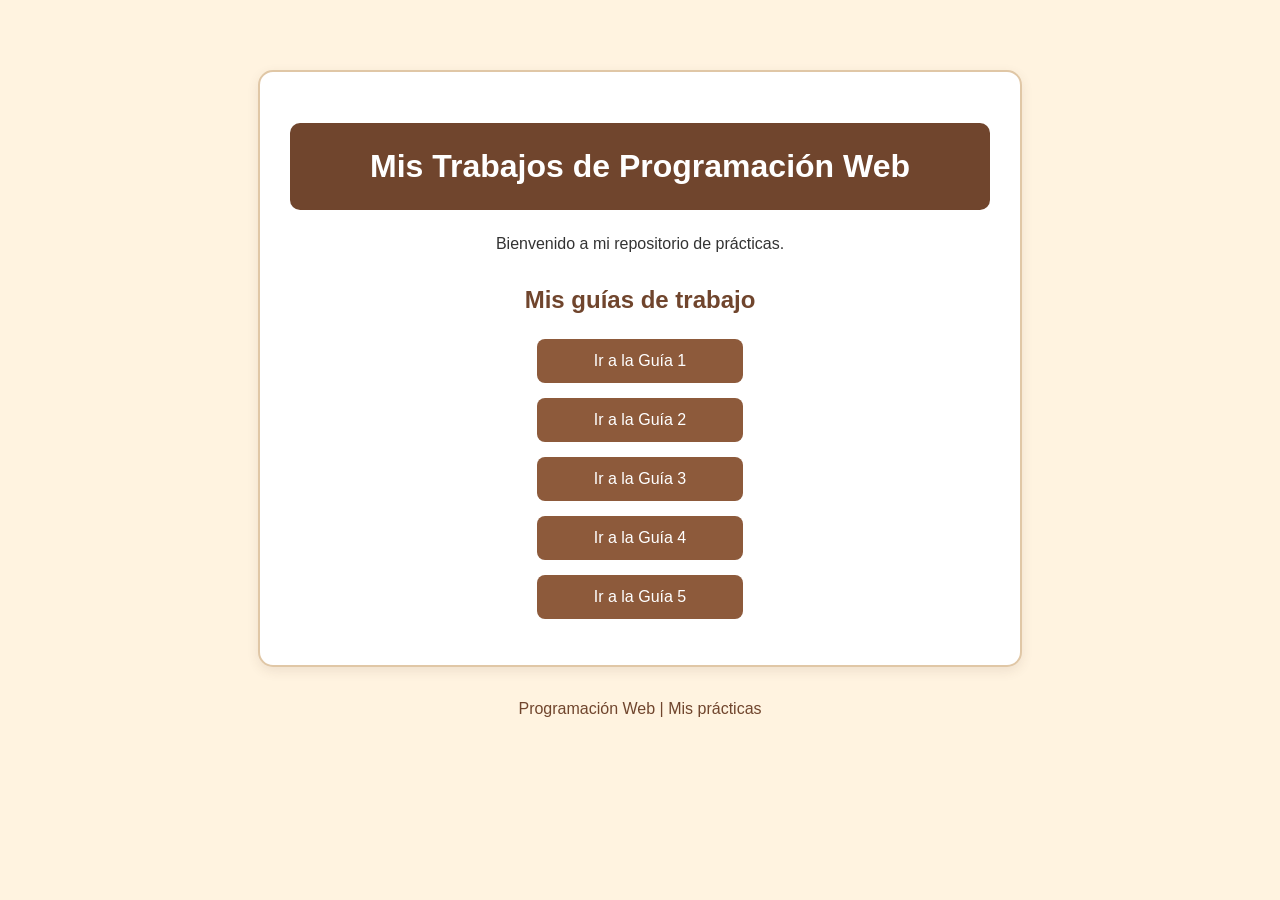
<file: index.html>
<!DOCTYPE html>
<html lang="es">
<head>
    <meta charset="UTF-8">
    <meta name="viewport" content="width=device-width, initial-scale=1.0">
    <title>Mi Sitio - Programación Web</title>
    <link rel="stylesheet" href="styles.css">
</head>
<body>

    <div class="contenedor">
        <h1>Mis Trabajos de Programación Web</h1>

        <p>Bienvenido a mi repositorio de prácticas.</p>

        <h2>Mis guías de trabajo</h2>

        <ul>
            <li><a href="guia1/">Ir a la Guía 1</a></li>
            <li><a href="guia2/">Ir a la Guía 2</a></li>
            <li><a href="guia3/">Ir a la Guía 3</a></li>
            <li><a href="guia4/">Ir a la Guía 4</a></li>
            <a href="guia5/index-bootstrap.html">Ir a la Guía 5</a>
        </ul>
    </div>

    <p class="pie">Programación Web | Mis prácticas</p>

</body>
</html>
</file>
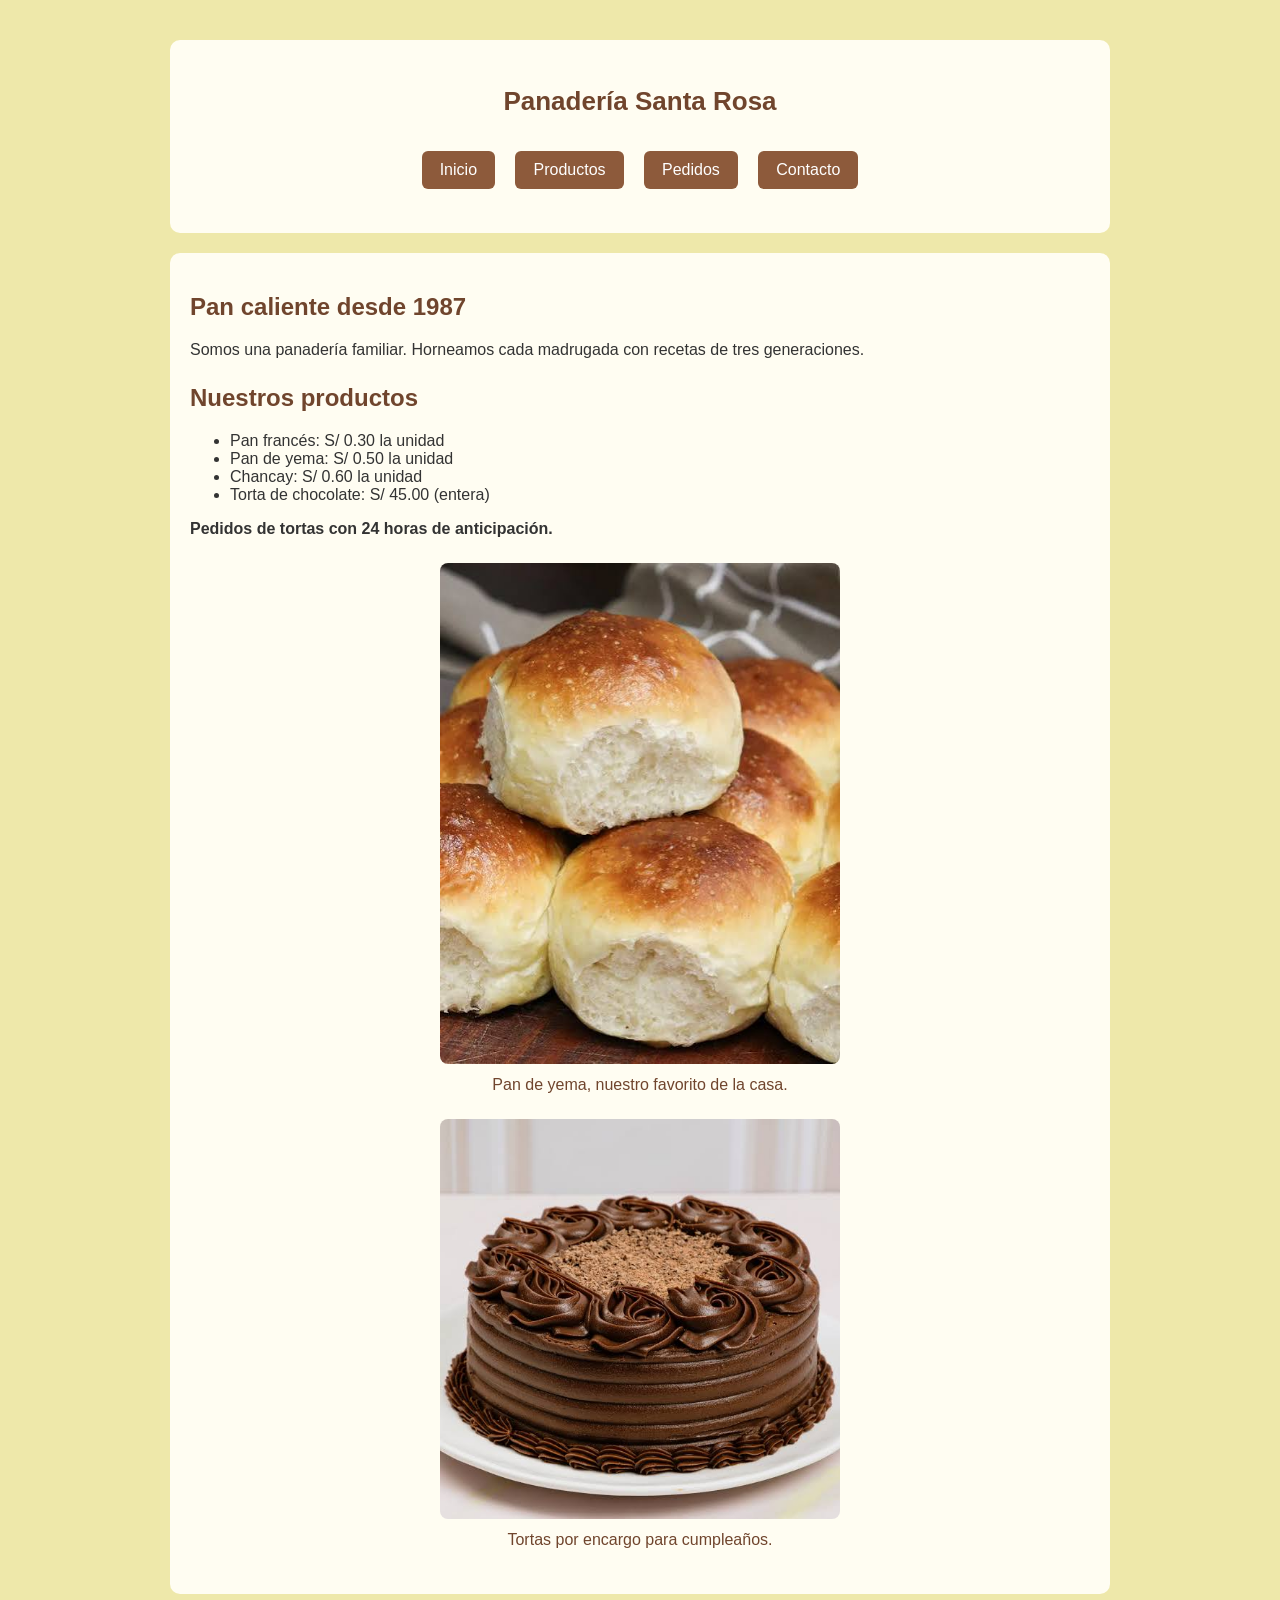
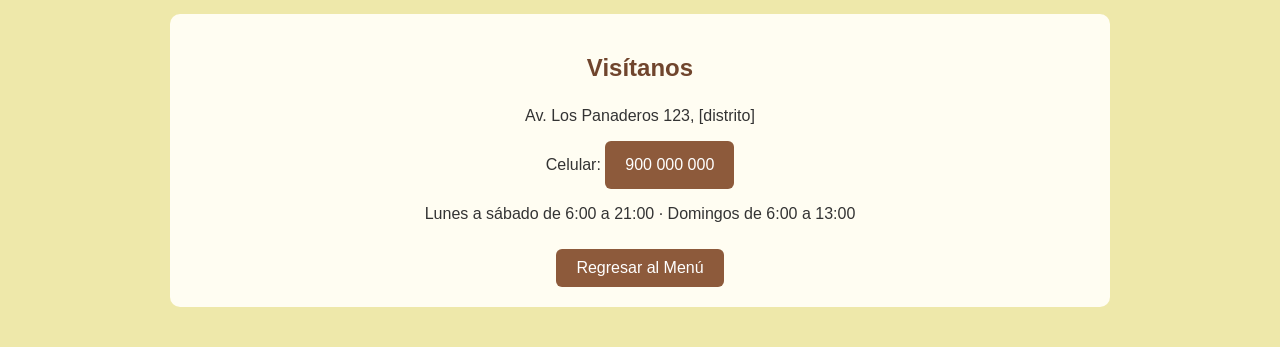
<file: guia1/index.html>
<!DOCTYPE html>
<html lang="es">

<head>
    <meta charset="UTF-8">
    <meta name="viewport" content="width=device-width, initial-scale=1.0">
    <title>Panadería Santa Rosa | Pan Caliente todos los días</title>

    <style>
        body {
            font-family: Arial, sans-serif;
            background-color: #EEE8AA;
            color: #333333;
            margin: 0;
            padding: 20px;
        }

        header, main, footer {
            background-color: #FFFDF2;
            padding: 20px;
            margin: 20px auto;
            max-width: 900px;
            border-radius: 10px;
        }

        header p {
            text-align: center;
            font-size: 26px;
            color: #70452D;
        }

        nav ul {
            list-style: none;
            text-align: center;
            padding: 0;
        }

        nav li {
            display: inline-block;
            margin: 8px;
        }

        nav a {
            display: inline-block;
            background-color: #8D5A3B;
            color: white;
            text-decoration: none;
            padding: 10px 18px;
            border-radius: 6px;
        }

        nav a:hover {
            background-color: #5D3825;
        }

        h1, h2 {
            color: #70452D;
        }

        section {
            margin-bottom: 25px;
        }

        figure {
            text-align: center;
            margin: 25px 0;
        }

        img {
            max-width: 100%;
            border-radius: 8px;
        }

        figcaption {
            margin-top: 8px;
            color: #70452D;
        }

        a {
            color: #70452D;
            text-decoration: none;
        }

        a:hover {
            text-decoration: underline;
        }

        footer {
            text-align: center;
        }

        address {
            font-style: normal;
            line-height: 1.8;
        }

        footer a {
            display: inline-block;
            background-color: #8D5A3B;
            color: white;
            padding: 10px 20px;
            border-radius: 6px;
            margin-top: 10px;
        }

        footer a:hover {
            background-color: #5D3825;
        }
    </style>
</head>

<body>

    <header>
        <p><strong>Panadería Santa Rosa</strong></p>

        <nav>
            <ul>
                <li><a href="index.html">Inicio</a></li>
                <li><a href="#productos">Productos</a></li>
                <li><a href="pedidos.html">Pedidos</a></li>
                <li><a href="#contacto">Contacto</a></li>
            </ul>
        </nav>
    </header>

    <main>
        <section>
            <h1>Pan caliente desde 1987</h1>
            <p>Somos una panadería familiar. Horneamos cada madrugada con recetas de tres generaciones.</p>
        </section>

        <section id="productos">
            <h2>Nuestros productos</h2>

            <ul>
                <li>Pan francés: S/ 0.30 la unidad</li>
                <li>Pan de yema: S/ 0.50 la unidad</li>
                <li>Chancay: S/ 0.60 la unidad</li>
                <li>Torta de chocolate: S/ 45.00 (entera)</li>
            </ul>

            <p><strong>Pedidos de tortas con 24 horas de anticipación.</strong></p>

            <figure>
                <img src="../img/panes.jpg" alt="Canasta de panes de yema dorados recién horneados" width="400">
                <figcaption>Pan de yema, nuestro favorito de la casa.</figcaption>
            </figure>

            <figure>
                <img src="../img/torta.jpg" alt="Torta de chocolate de dos pisos decorada con fresas" width="400">
                <figcaption>Tortas por encargo para cumpleaños.</figcaption>
            </figure>
        </section>
    </main>

    <footer id="contacto">
        <h2>Visítanos</h2>

        <address>
            Av. Los Panaderos 123, [distrito]<br>
            Celular: <a href="tel:+51900000000">900 000 000</a>
        </address>

        <p>Lunes a sábado de 6:00 a 21:00 · Domingos de 6:00 a 13:00</p>

        <a href="../index.html">Regresar al Menú</a>
    </footer>

</body>

</html>
</file>
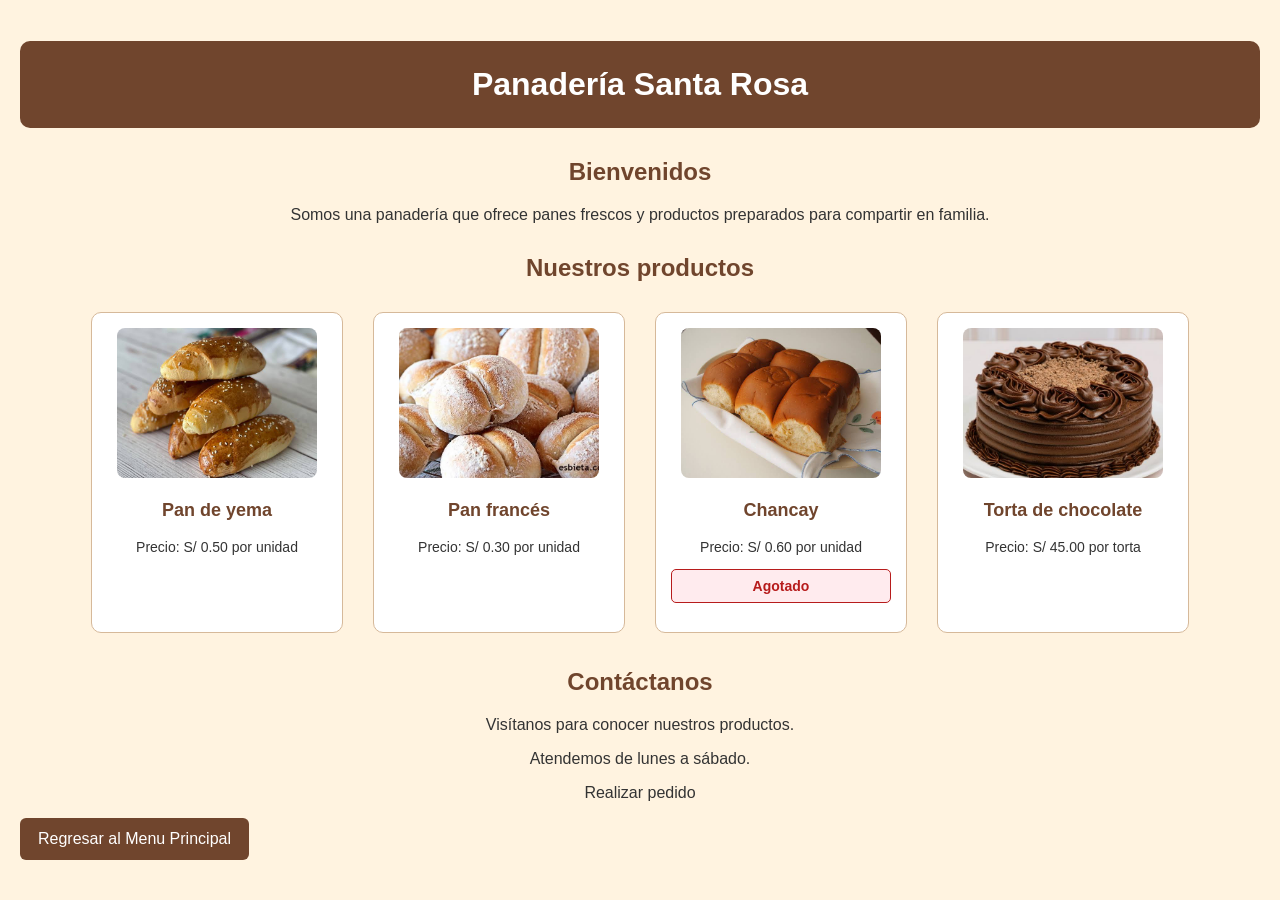
<file: guia2/index.html>
<!DOCTYPE html>
<html lang="es">

<head>
    <meta charset="UTF-8">
    <meta name="viewport" content="width=device-width, initial-scale=1.0">
    <title>Panadería Santa Rosa</title>
    <link rel="stylesheet" href="styles.css">
</head>

<body>

    <h1>Panadería Santa Rosa</h1>

    <h2>Bienvenidos</h2>
    <p>
        Somos una panadería que ofrece panes frescos y productos
        preparados para compartir en familia.
    </p>

    <h2>Nuestros productos</h2>

    <div class="catalogo">

        <div class="producto">
            <img src="../img/yema.jpg" alt="Pan de yema">
            <h3>Pan de yema</h3>
            <p>Precio: S/ 0.50 por unidad</p>
        </div>

        <div class="producto">
            <img src="../img/frances.jpg" alt="Pan francés">
            <h3>Pan francés</h3>
            <p>Precio: S/ 0.30 por unidad</p>
        </div>

        <div class="producto">
            <img src="../img/chancay.jpg" alt="Pan chancay">
            <h3>Chancay</h3>
            <p>Precio: S/ 0.60 por unidad</p>
            <p class="agotado">Agotado</p>
        </div>

        <div class="producto">
            <img src="../img/torta.jpg" alt="Torta de chocolate">
            <h3>Torta de chocolate</h3>
            <p>Precio: S/ 45.00 por torta</p>
        </div>

    </div>

    <h2>Contáctanos</h2>
    <p>Visítanos para conocer nuestros productos.</p>
    <p>Atendemos de lunes a sábado.</p>

    <p><p class="boton">Realizar pedido</p></p>
    <a href="../index.html">Regresar al Menu Principal</a>

</body>

</html>
</file>
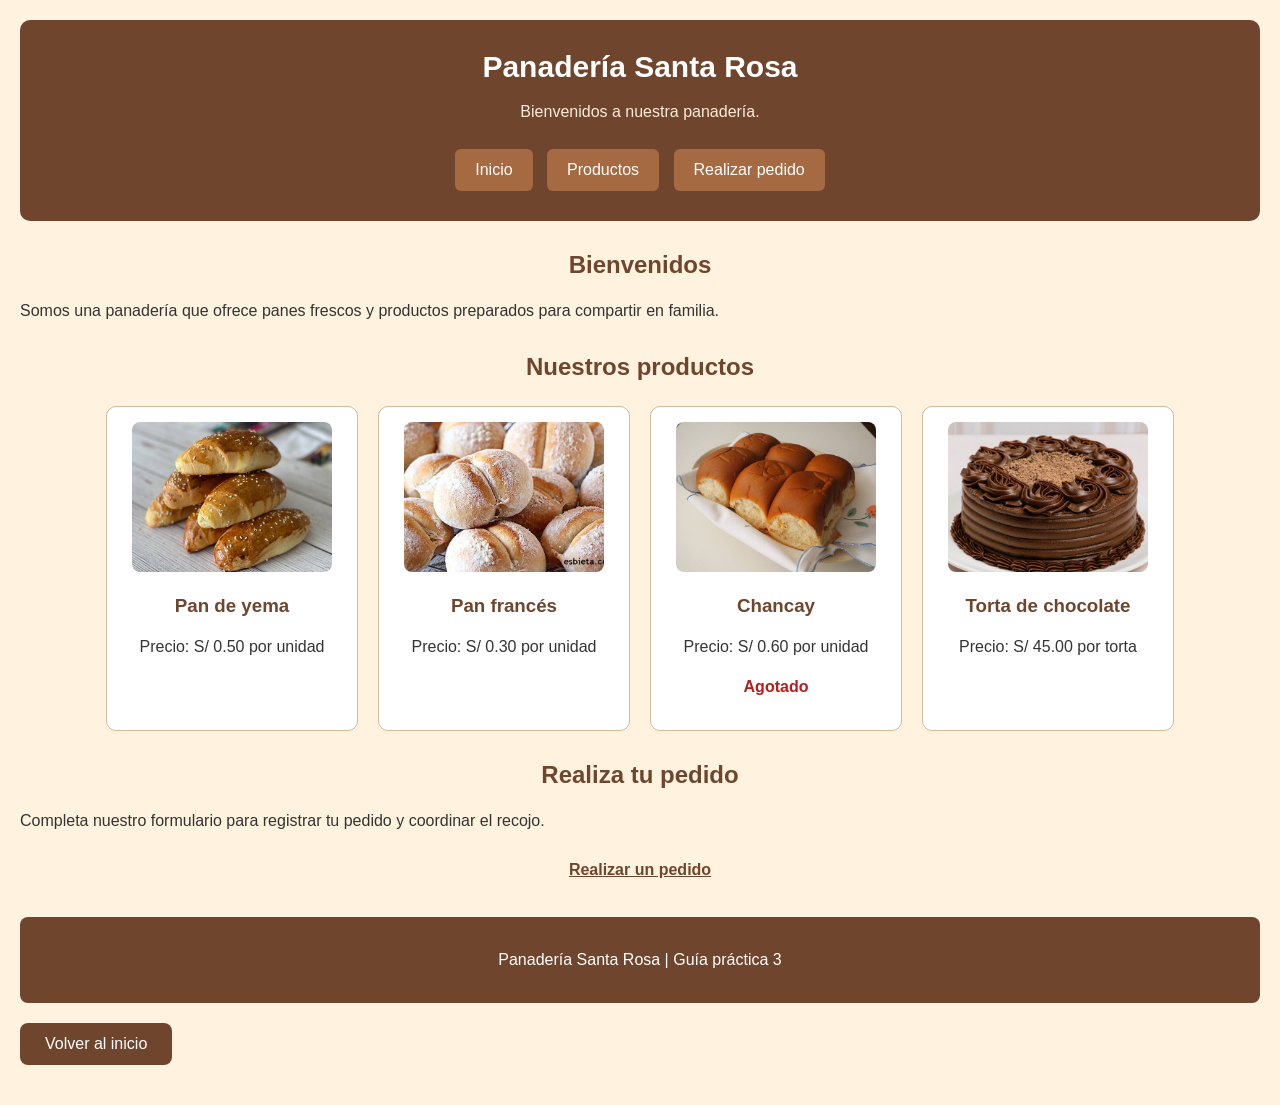
<file: guia3/index.html>
<!DOCTYPE html>
<html lang="es">
<head>
    <meta charset="UTF-8">
    <meta name="viewport" content="width=device-width, initial-scale=1.0">
    <title>Panadería Santa Rosa - Guía 3</title>
    <link rel="stylesheet" href="styles.css">
</head>
<body>

    <header>
        <h1>Panadería Santa Rosa</h1>
        <p>Bienvenidos a nuestra panadería.</p>

        <nav>
            <a href="index.html">Inicio</a>
            <a href="#productos">Productos</a>
            <a href="pedidos.html">Realizar pedido</a>
        </nav>
    </header>

    <main>
        <section>
            <h2>Bienvenidos</h2>
            <p>
                Somos una panadería que ofrece panes frescos
                y productos preparados para compartir en familia.
            </p>
        </section>

        <section id="productos">
            <h2>Nuestros productos</h2>

            <div class="catalogo">

                <div class="producto">
                    <img src="../img/yema.jpg" alt="Pan de yema">
                    <h3>Pan de yema</h3>
                    <p>Precio: S/ 0.50 por unidad</p>
                </div>

                <div class="producto">
                    <img src="../img/frances.jpg" alt="Pan francés">
                    <h3>Pan francés</h3>
                    <p>Precio: S/ 0.30 por unidad</p>
                </div>

                <div class="producto">
                    <img src="../img/chancay.jpg" alt="Pan chancay">
                    <h3>Chancay</h3>
                    <p>Precio: S/ 0.60 por unidad</p>
                    <p class="agotado">Agotado</p>
                </div>

                <div class="producto">
                    <img src="../img/torta.jpg" alt="Torta de chocolate">
                    <h3>Torta de chocolate</h3>
                    <p>Precio: S/ 45.00 por torta</p>
                </div>

            </div>
        </section>

        <section>
            <h2>Realiza tu pedido</h2>
            <p>
                Completa nuestro formulario para registrar
                tu pedido y coordinar el recojo.
            </p>

            <p class="enlace-pedido">
                <a href="pedidos.html">Realizar un pedido</a>
            </p>
        </section>
    </main>

    <footer>
        <p>Panadería Santa Rosa | Guía práctica 3</p>
    </footer>
    
<a href="../index.html" class="btn-volver">Volver al inicio</a>
</body>
</html>
</file>
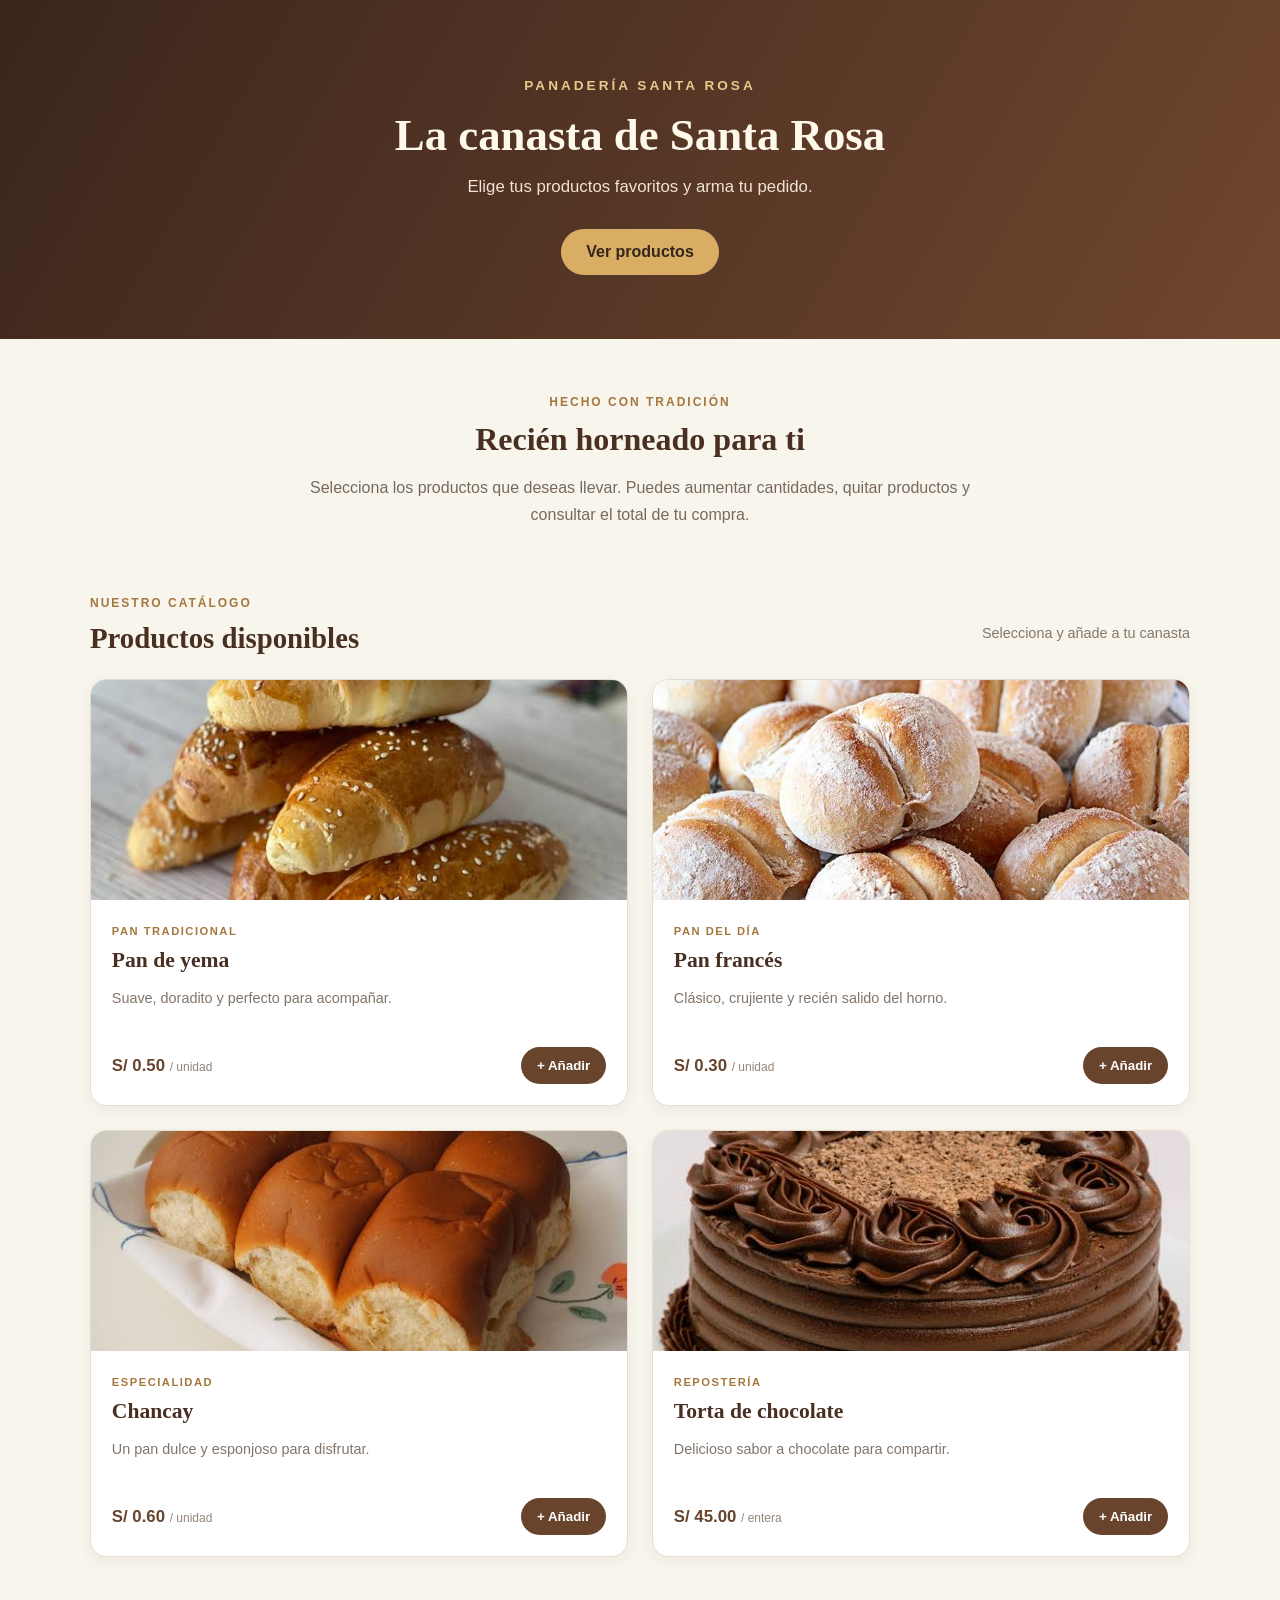
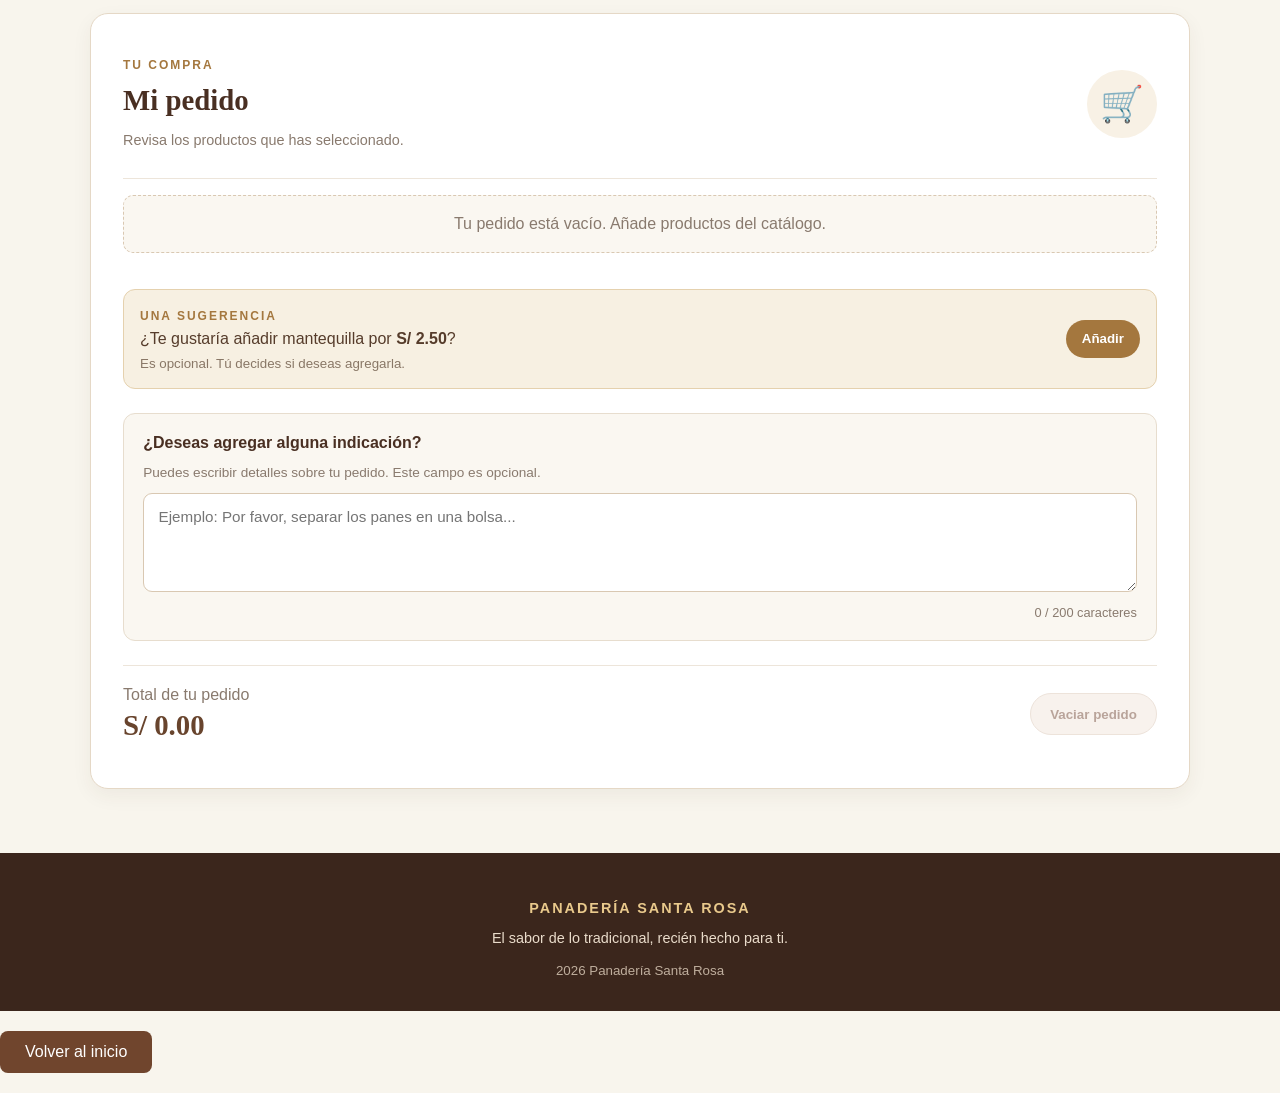
<file: guia4/index.html>
<!DOCTYPE html>
<html lang="es">

<head>
    <meta charset="UTF-8">
    <meta name="viewport" content="width=device-width, initial-scale=1">
    <title>La canasta de Santa Rosa</title>
    <link rel="stylesheet" href="styles.css">
    <script src="pedido.js" defer></script>
</head>

<body>

    <header class="encabezado">
        <div class="contenido-header">
            <p class="marca">PANADERÍA SANTA ROSA</p>
            <h1>La canasta de Santa Rosa</h1>
            <p class="subtitulo">Elige tus productos favoritos y arma tu pedido.</p>
            <a href="#catalogo" class="btn-explorar">Ver productos</a>
        </div>
    </header>

    <main>

        <section class="presentacion">
            <p class="etiqueta">HECHO CON TRADICIÓN</p>
            <h2>Recién horneado para ti</h2>
            <p>Selecciona los productos que deseas llevar. Puedes aumentar cantidades,
                quitar productos y consultar el total de tu compra.</p>
        </section>

        <section id="catalogo" class="seccion-catalogo" aria-label="Catálogo de productos">

            <div class="titulo-seccion">
                <div>
                    <p class="etiqueta">NUESTRO CATÁLOGO</p>
                    <h2>Productos disponibles</h2>
                </div>
                <p class="nota-catalogo">Selecciona y añade a tu canasta</p>
            </div>

            <div class="catalogo">

                <article class="producto" data-nombre="Pan de yema" data-precio="0.50">
                    <img src="../img/yema.jpg" alt="Panes de yema recién horneados">
                    <div class="producto-info">
                        <span class="categoria">PAN TRADICIONAL</span>
                        <h3>Pan de yema</h3>
                        <p>Suave, doradito y perfecto para acompañar.</p>
                        <div class="producto-pie">
                            <strong>S/ 0.50 <small>/ unidad</small></strong>
                            <button type="button" class="btn-anadir">+ Añadir</button>
                        </div>
                    </div>
                </article>

                <article class="producto" data-nombre="Pan francés" data-precio="0.30">
                    <img src="../img/frances.jpg" alt="Pan francés de corteza dorada">
                    <div class="producto-info">
                        <span class="categoria">PAN DEL DÍA</span>
                        <h3>Pan francés</h3>
                        <p>Clásico, crujiente y recién salido del horno.</p>
                        <div class="producto-pie">
                            <strong>S/ 0.30 <small>/ unidad</small></strong>
                            <button type="button" class="btn-anadir">+ Añadir</button>
                        </div>
                    </div>
                </article>

                <article class="producto" data-nombre="Chancay" data-precio="0.60">
                    <img src="../img/chancay.jpg" alt="Panes chancay suaves y dorados">
                    <div class="producto-info">
                        <span class="categoria">ESPECIALIDAD</span>
                        <h3>Chancay</h3>
                        <p>Un pan dulce y esponjoso para disfrutar.</p>
                        <div class="producto-pie">
                            <strong>S/ 0.60 <small>/ unidad</small></strong>
                            <button type="button" class="btn-anadir">+ Añadir</button>
                        </div>
                    </div>
                </article>

                <article class="producto" data-nombre="Torta de chocolate" data-precio="45.00">
                    <img src="../img/torta.jpg" alt="Torta de chocolate decorada">
                    <div class="producto-info">
                        <span class="categoria">REPOSTERÍA</span>
                        <h3>Torta de chocolate</h3>
                        <p>Delicioso sabor a chocolate para compartir.</p>
                        <div class="producto-pie">
                            <strong>S/ 45.00 <small>/ entera</small></strong>
                            <button type="button" class="btn-anadir">+ Añadir</button>
                        </div>
                    </div>
                </article>

            </div>
        </section>

        <section id="mi-pedido" aria-labelledby="titulo-pedido">

            <div class="pedido-encabezado">
                <div>
                    <p class="etiqueta">TU COMPRA</p>
                    <h2 id="titulo-pedido" tabindex="-1">Mi pedido</h2>
                    <p class="texto-pedido">Revisa los productos que has seleccionado.</p>
                </div>
                <span class="icono-canasta" aria-hidden="true">🛒</span>
            </div>

            <p id="pedido-vacio">Tu pedido está vacío. Añade productos del catálogo.</p>

            <ul id="lista-pedido"></ul>

            <div id="sugerencia-mantequilla" class="sugerencia" hidden>
                <div>
                    <span class="etiqueta">UNA SUGERENCIA</span>
                    <p>¿Te gustaría añadir mantequilla por <strong>S/ 2.50</strong>?</p>
                    <small>Es opcional. Tú decides si deseas agregarla.</small>
                </div>
                <button type="button" id="btn-mantequilla">Añadir</button>
            </div>

            <div class="indicaciones">
                <label for="notas">¿Deseas agregar alguna indicación?</label>

                <p class="ayuda-notas">
                    Puedes escribir detalles sobre tu pedido. Este campo es opcional.
                </p>

                <textarea
                    id="notas"
                    maxlength="200"
                    placeholder="Ejemplo: Por favor, separar los panes en una bolsa..."
                    rows="4"
                ></textarea>

                <div class="contador-notas">
                    <span id="error-notas"></span>
                    <span id="contador">0 / 200 caracteres</span>
                </div>
            </div>

            <div class="resumen-pedido">
                <div>
                    <p class="texto-total">Total de tu pedido</p>
                    <strong id="total">S/ 0.00</strong>
                </div>
                <button type="button" id="btn-vaciar" disabled>Vaciar pedido</button>
            </div>

            <p id="aviso" role="status" aria-live="polite"></p>

        </section>

    </main>

    <footer>
        <p class="marca-footer">PANADERÍA SANTA ROSA</p>
        <p>El sabor de lo tradicional, recién hecho para ti.</p>
        <small>2026 Panadería Santa Rosa</small>
    </footer>
<a href="../index.html" class="btn-volver">Volver al inicio</a>
</body>
</html>
</file>
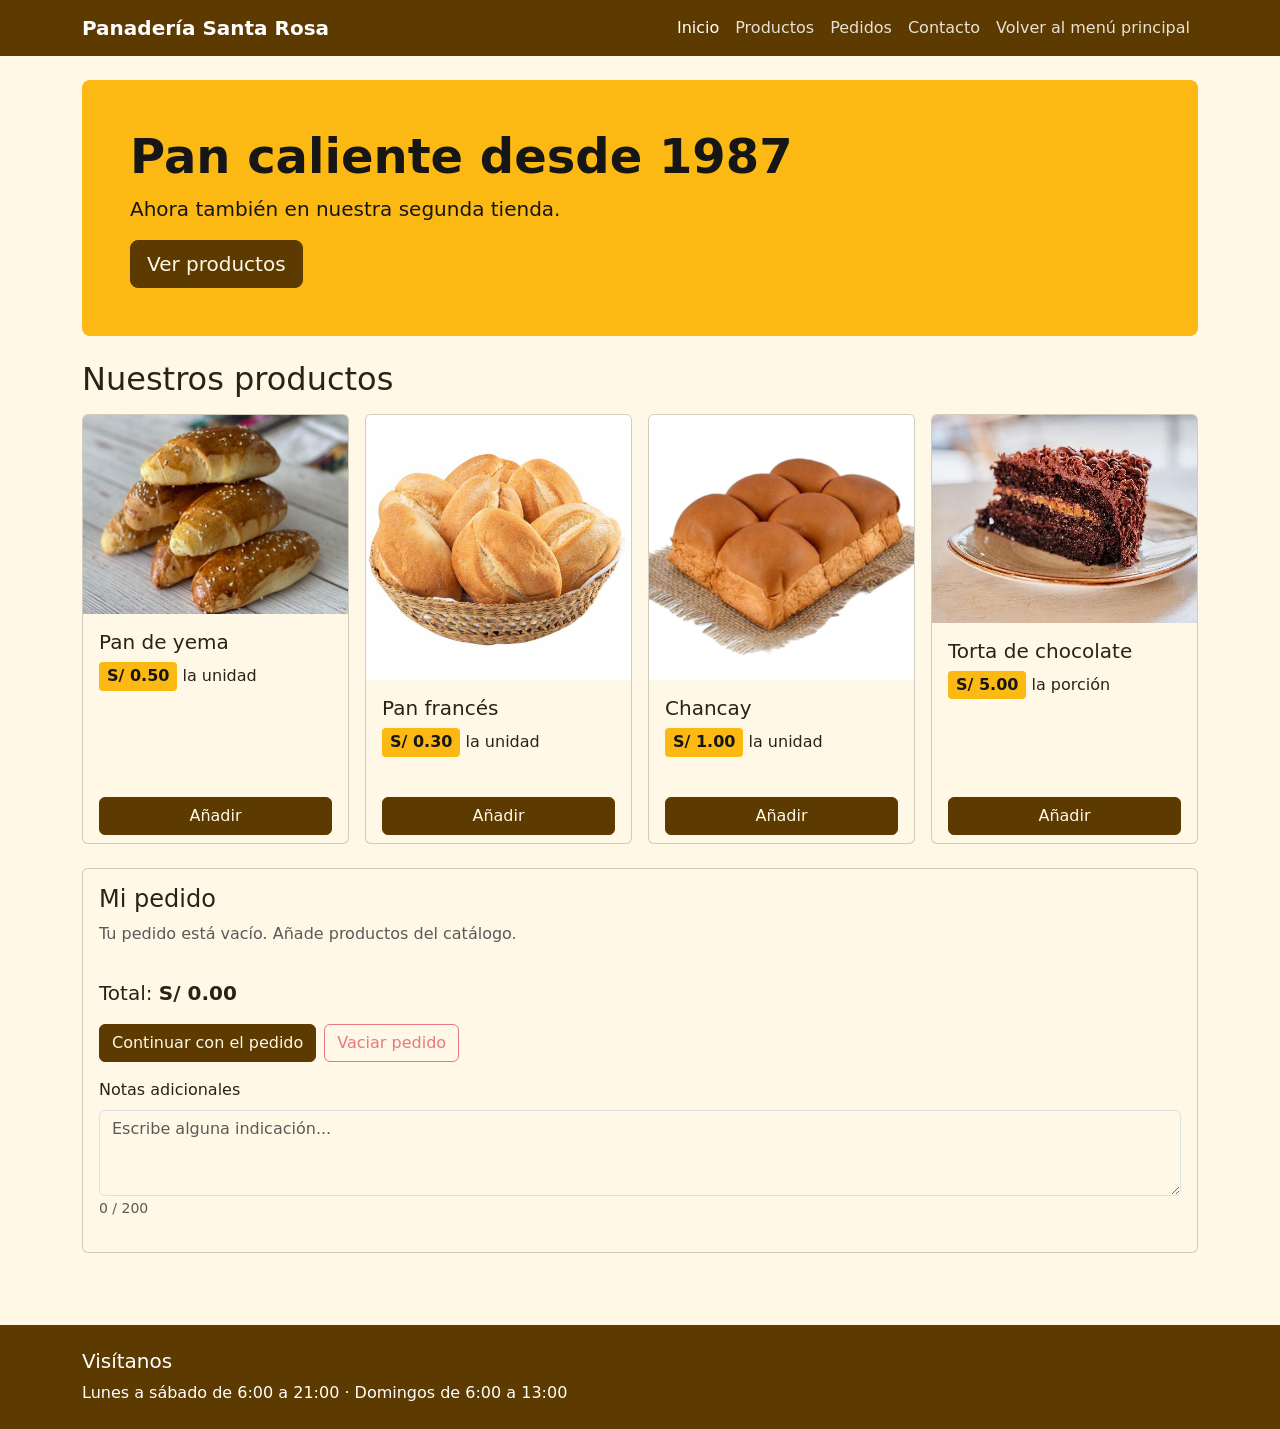
<file: guia5/index-bootstrap.html>
<!DOCTYPE html>
<html lang="es">

<head>
    <meta charset="UTF-8">
    <meta name="viewport" content="width=device-width, initial-scale=1">
    <title>Panadería Santa Rosa</title>

    <!-- Bootstrap -->
    <link rel="stylesheet" href="https://cdn.jsdelivr.net/npm/bootstrap@5.3.8/dist/css/bootstrap.min.css"
        integrity="sha384-sRIl4kxILFvY47J16cr9ZwB07vP4J8+LH7qKQnuqkuIAvNWLzeN8tE5YBujZqJLB" crossorigin="anonymous">

    <!-- CSS propio -->
    <link rel="stylesheet" href="css/marca.css">

    <!-- JavaScript -->
    <script src="https://cdn.jsdelivr.net/npm/bootstrap@5.3.8/dist/js/bootstrap.bundle.min.js"
        integrity="sha384-FKyoEForCGlyvwx9Hj09JcYn3nv7wiPVlz7YYwJrWVcXK/BmnVDxM+D2scQbITxI" crossorigin="anonymous"
        defer>
        </script>

    <script src="js/pedido.js" defer></script>
    <script src="js/vaciar.js" defer></script>
</head>

<body>

    <!-- NAVEGACIÓN -->
    <nav class="navbar navbar-expand-md navbar-dark bg-cafe">
        <div class="container">

            <a class="navbar-brand fw-bold" href="index-bootstrap.html">
                Panadería Santa Rosa
            </a>

            <button class="navbar-toggler" type="button" data-bs-toggle="collapse" data-bs-target="#menu"
                aria-controls="menu" aria-expanded="false" aria-label="Abrir menú">
                <span class="navbar-toggler-icon"></span>
            </button>

            <div class="collapse navbar-collapse" id="menu">
                <ul class="navbar-nav ms-auto">

                    <li class="nav-item">
                        <a class="nav-link active" href="index-bootstrap.html">Inicio</a>
                    </li>

                    <li class="nav-item">
                        <a class="nav-link" href="#productos">Productos</a>
                    </li>

                    <li class="nav-item">
                        <a class="nav-link" href="pedidos.html">Pedidos</a>
                    </li>

                    <li class="nav-item">
                        <a class="nav-link" href="#contacto">Contacto</a>
                    </li>

                    <!-- REGRESAR AL MENÚ PRINCIPAL -->
                    <li class="nav-item">
                        <a class="nav-link" href="../index.html">
                            Volver al menú principal
                        </a>
                    </li>

                </ul>
            </div>

        </div>
    </nav>

    <main class="container py-4">

        <!-- PORTADA -->
        <section class="p-4 p-md-5 mb-4 rounded-3 bg-amarillo">
            <h1 class="display-5 fw-bold">Pan caliente desde 1987</h1>
            <p class="lead">Ahora también en nuestra segunda tienda.</p>
            <a class="btn btn-marca btn-lg" href="#productos">Ver productos</a>
        </section>

        <!-- PRODUCTOS -->
        <section id="productos" class="mb-4">

            <h2 class="mb-3">Nuestros productos</h2>

            <div class="catalogo row row-cols-1 row-cols-sm-2 row-cols-lg-4 g-3">

                <div class="col">
                    <article class="producto card h-100" data-nombre="Pan de yema" data-precio="0.50">

                        <img src="img/yema.jpg" class="card-img-top" alt="Pan de yema">

                        <div class="card-body">
                            <h3 class="card-title h5">Pan de yema</h3>
                            <p><span class="precio">S/ 0.50</span> la unidad</p>
                        </div>

                        <div class="card-footer bg-transparent border-0">
                            <button class="btn btn-marca w-100 btn-anadir" type="button">
                                Añadir
                            </button>
                        </div>

                    </article>
                </div>

                <div class="col">
                    <article class="producto card h-100" data-nombre="Pan francés" data-precio="0.30">

                        <img src="img/frances.jpg" class="card-img-top" alt="Pan francés">

                        <div class="card-body">
                            <h3 class="card-title h5">Pan francés</h3>
                            <p><span class="precio">S/ 0.30</span> la unidad</p>
                        </div>

                        <div class="card-footer bg-transparent border-0">
                            <button class="btn btn-marca w-100 btn-anadir" type="button">
                                Añadir
                            </button>
                        </div>

                    </article>
                </div>

                <div class="col">
                    <article class="producto card h-100" data-nombre="Chancay" data-precio="1.00">

                        <img src="img/chancay.jpg" class="card-img-top" alt="Pan chancay">

                        <div class="card-body">
                            <h3 class="card-title h5">Chancay</h3>
                            <p><span class="precio">S/ 1.00</span> la unidad</p>
                        </div>

                        <div class="card-footer bg-transparent border-0">
                            <button class="btn btn-marca w-100 btn-anadir" type="button">
                                Añadir
                            </button>
                        </div>

                    </article>
                </div>

                <div class="col">
                    <article class="producto card h-100" data-nombre="Torta de chocolate" data-precio="5.00">

                        <img src="img/torta.jpg" class="card-img-top" alt="Torta de chocolate">

                        <div class="card-body">
                            <h3 class="card-title h5">Torta de chocolate</h3>
                            <p><span class="precio">S/ 5.00</span> la porción</p>
                        </div>

                        <div class="card-footer bg-transparent border-0">
                            <button class="btn btn-marca w-100 btn-anadir" type="button">
                                Añadir
                            </button>
                        </div>

                    </article>
                </div>

            </div>
        </section>

        <!-- MI PEDIDO -->
        <section id="mi-pedido" class="card p-3 mb-4">

            <h2 id="titulo-pedido" class="h4" tabindex="-1">Mi pedido</h2>

            <p id="pedido-vacio" class="text-body-secondary">
                Tu pedido está vacío. Añade productos del catálogo.
            </p>

            <ul id="lista-pedido" class="list-unstyled mb-3"></ul>

            <p class="fs-5">
                Total: <strong id="total">S/ 0.00</strong>
            </p>

            <div class="d-flex flex-wrap gap-2">

                <a href="pedidos.html" class="btn btn-marca">
                    Continuar con el pedido
                </a>

                <button type="button" id="btn-vaciar" class="btn btn-outline-danger" data-bs-toggle="modal"
                    data-bs-target="#modalVaciar">
                    Vaciar pedido
                </button>

            </div>

            <p id="aviso" class="visually-hidden" role="status"></p>

            <!-- SUGERENCIA DE MANTEQUILLA -->
            <div id="sugerencia-mantequilla" class="alert alert-warning mt-3" hidden>
                <p>¿Deseas agregar mantequilla a tu pedido?</p>

                <button type="button" id="btn-mantequilla" class="btn btn-marca">
                    Añadir mantequilla - S/ 2.50
                </button>
            </div>

            <!-- NOTAS -->
            <div class="mt-3">

                <label for="notas" class="form-label">Notas adicionales</label>

                <textarea id="notas" class="form-control" maxlength="200" rows="3"
                    placeholder="Escribe alguna indicación..."></textarea>

                <small id="contador" class="text-body-secondary">0 / 200</small>

                <p id="error-notas" class="text-danger"></p>

            </div>

        </section>

    </main>

    <!-- MODAL -->
    <div class="modal fade" id="modalVaciar" tabindex="-1" aria-labelledby="modalVaciarTitulo" aria-hidden="true">

        <div class="modal-dialog modal-dialog-centered">
            <div class="modal-content">

                <div class="modal-header">

                    <h2 class="modal-title fs-5" id="modalVaciarTitulo">
                        ¿Vaciar tu pedido?
                    </h2>

                    <button type="button" class="btn-close" data-bs-dismiss="modal" aria-label="Cerrar">
                    </button>

                </div>

                <div class="modal-body">
                    Se quitarán todos los productos. Esta acción no se puede deshacer.
                </div>

                <div class="modal-footer">

                    <button type="button" class="btn btn-outline-secondary" data-bs-dismiss="modal">
                        Cancelar
                    </button>

                    <button type="button" class="btn btn-danger" id="confirmarVaciar" data-bs-dismiss="modal">
                        Sí, vaciar
                    </button>

                </div>

            </div>
        </div>
    </div>

    <!-- PIE DE PÁGINA -->
    <footer id="contacto" class="bg-cafe text-white py-4 mt-4">

        <div class="container">
            <h2 class="h5">Visítanos</h2>

            <p class="mb-0">
                Lunes a sábado de 6:00 a 21:00 · Domingos de 6:00 a 13:00
            </p>
        </div>

    </footer>

</body>

</html>
</file>
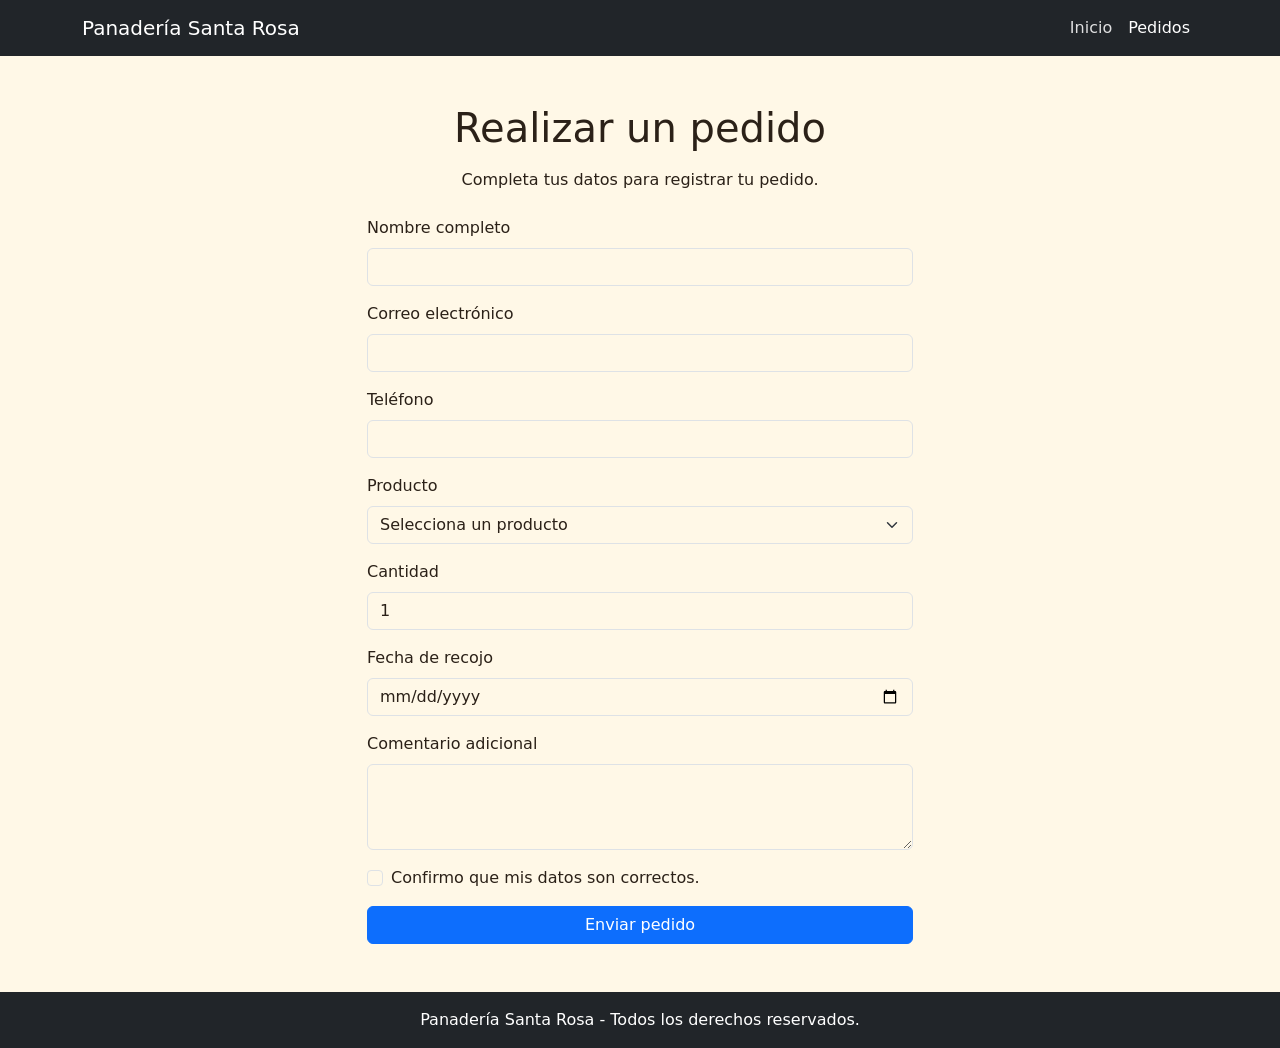
<file: guia5/pedidos.html>
<!DOCTYPE html>
<html lang="es">

<head>
    <meta charset="UTF-8">
    <meta name="viewport" content="width=device-width, initial-scale=1.0">
    <title>Realizar pedido - Panadería Santa Rosa</title>

    <link href="https://cdn.jsdelivr.net/npm/bootstrap@5.3.8/dist/css/bootstrap.min.css" rel="stylesheet"
        integrity="sha384-sRIl4kxILFvY47J16cr9ZwB07vP4J8+LH7qKQnuqkuIAvNWLzeN8tE5YBujZqJLB" crossorigin="anonymous">

    <link rel="stylesheet" href="css/marca.css">
</head>

<body>

    <nav class="navbar navbar-expand-lg navbar-dark bg-dark">
        <div class="container">
            <a class="navbar-brand" href="index-bootstrap.html">
                Panadería Santa Rosa
            </a>

            <button class="navbar-toggler" type="button" data-bs-toggle="collapse" data-bs-target="#menuPrincipal"
                aria-controls="menuPrincipal" aria-expanded="false" aria-label="Abrir menú de navegación">
                <span class="navbar-toggler-icon"></span>
            </button>

            <div class="collapse navbar-collapse" id="menuPrincipal">
                <ul class="navbar-nav ms-auto">
                    <li class="nav-item">
                        <a class="nav-link" href="index-bootstrap.html">Inicio</a>
                    </li>
                    <li class="nav-item">
                        <a class="nav-link active" href="pedidos.html">Pedidos</a>
                    </li>
                </ul>
            </div>
        </div>
    </nav>

    <main class="container py-5">
        <div class="row justify-content-center">
            <div class="col-12 col-md-8 col-lg-6">

                <h1 class="text-center mb-3">Realizar un pedido</h1>
                <p class="text-center mb-4">
                    Completa tus datos para registrar tu pedido.
                </p>

                <form id="form-pedido">

                    <div class="mb-3">
                        <label for="nombre" class="form-label">Nombre completo</label>
                        <input type="text" class="form-control" id="nombre" name="nombre" required>
                    </div>

                    <div class="mb-3">
                        <label for="correo" class="form-label">Correo electrónico</label>
                        <input type="email" class="form-control" id="correo" name="correo" required>
                    </div>

                    <div class="mb-3">
                        <label for="telefono" class="form-label">Teléfono</label>
                        <input type="tel" class="form-control" id="telefono" name="telefono" required>
                    </div>

                    <div class="mb-3">
                        <label for="producto" class="form-label">Producto</label>
                        <select class="form-select" id="producto" name="producto" required>
                            <option value="">Selecciona un producto</option>
                            <option value="Pan de yema">Pan de yema</option>
                            <option value="Pan francés">Pan francés</option>
                            <option value="Chancay">Chancay</option>
                            <option value="Torta de chocolate">Torta de chocolate</option>
                        </select>
                    </div>

                    <div class="mb-3">
                        <label for="cantidad" class="form-label">Cantidad</label>
                        <input type="number" class="form-control" id="cantidad" name="cantidad" min="1" value="1"
                            required>
                    </div>

                    <div class="mb-3">
                        <label for="fecha" class="form-label">Fecha de recojo</label>
                        <input type="date" class="form-control" id="fecha" name="fecha" required>
                    </div>

                    <div class="mb-3">
                        <label for="comentario" class="form-label">Comentario adicional</label>
                        <textarea class="form-control" id="comentario" name="comentario" rows="3"></textarea>
                    </div>

                    <div class="form-check mb-3">
                        <input class="form-check-input" type="checkbox" id="aceptar" required>
                        <label class="form-check-label" for="aceptar">
                            Confirmo que mis datos son correctos.
                        </label>
                    </div>

                    <button type="submit" class="btn btn-primary w-100">
                        Enviar pedido
                    </button>

                </form>

            </div>
        </div>
    </main>

    <footer class="bg-dark text-white text-center py-3">
        <p class="mb-0">Panadería Santa Rosa - Todos los derechos reservados.</p>
    </footer>

    <script src="https://cdn.jsdelivr.net/npm/bootstrap@5.3.8/dist/js/bootstrap.bundle.min.js"
        integrity="sha384-FKyoEForCGlyvwx9Hj09JcYn3nv7wiPVlz7YYwJrWVcXK/BmnVDxM+D2scQbITxI" crossorigin="anonymous"
        defer></script>

</body>

</html>
</file>
<file: styles.css>
body {
    font-family: Arial, sans-serif;
    background-color: #FFF3E0;
    color: #333333;
    margin: 0;
    padding: 40px 20px;
}

.contenedor {
    background-color: white;
    width: 80%;
    max-width: 700px;
    margin: 30px auto;
    padding: 30px;
    border: 2px solid #E0C7A6;
    border-radius: 15px;
    text-align: center;
    box-shadow: 0 4px 12px rgba(93, 56, 37, 0.10);
}

h1 {
    color: white;
    background-color: #70452D;
    padding: 25px;
    border-radius: 10px;
}

h2 {
    color: #70452D;
    margin-top: 30px;
    margin-bottom: 25px;
}

p {
    font-size: 16px;
    line-height: 1.5;
}

ul {
    list-style: none;
    padding: 0;
}

li {
    margin: 15px;
}

a {
    display: inline-block;
    background-color: #8D5A3B;
    color: white;
    text-decoration: none;
    padding: 13px 28px;
    border-radius: 8px;
    min-width: 150px;
    transition: background-color 0.3s;
}

a:hover {
    background-color: #5D3825;
}

.pie {
    text-align: center;
    color: #70452D;
    margin-top: 30px;
}
</file>
<file: guia2/styles.css>
body {
    font-family: Arial, sans-serif;
    background-color: #FFF3E0;
    color: #333333;
    margin: 0;
    padding: 20px;
}

h1 {
    background-color: #70452D;
    color: white;
    text-align: center;
    padding: 25px;
    border-radius: 10px;
}

h2 {
    color: #70452D;
    text-align: center;
    margin-top: 30px;
}

body > p {
    text-align: center;
    font-size: 16px;
}

.catalogo {
    display: flex;
    justify-content: center;
    flex-wrap: wrap;
    gap: 20px;
    margin: 25px auto;
}

.producto {
    width: 220px;
    background-color: white;
    border: 1px solid #D6B99A;
    border-radius: 10px;
    padding: 15px;
    text-align: center;
    margin: 5px;
}

.producto img {
    width: 200px;
    height: 150px;
    object-fit: cover;
    border-radius: 8px;
}

.producto h3 {
    color: #70452D;
    font-size: 18px;
}

.producto p {
    font-size: 14px;
}

.agotado {
    color: #B71C1C;
    background-color: #FFEBEE;
    border: 1px solid #B71C1C;
    border-radius: 5px;
    padding: 8px;
    font-weight: bold;
}

a {
    display: inline-block;
    background-color: #70452D;
    color: white;
    padding: 12px 18px;
    border-radius: 6px;
    text-decoration: none;
}

a:hover {
    background-color: #A66A42;
}
</file>
<file: guia3/styles.css>
body {
    font-family: Arial, sans-serif;
    background-color: #FFF3E0;
    color: #333333;
    margin: 0;
    padding: 20px;
}

/* ENCABEZADO */

header {
    background-color: #70452D;
    color: white;
    text-align: center;
    padding: 25px;
    border-radius: 10px;
}

header h1 {
    margin: 5px;
    font-size: 30px;
}

header p {
    color: #FCEBD8;
}

/* MENU */

nav {
    margin-top: 20px;
}

nav a {
    display: inline-block;
    background-color: #A66A42;
    color: white;
    text-decoration: none;
    padding: 12px 20px;
    margin: 5px;
    border-radius: 6px;
}

nav a:hover {
    background-color: #59351F;
}

/* TITULOS Y CONTENIDO */

h2 {
    color: #70452D;
    text-align: center;
    margin-top: 30px;
}

p {
    line-height: 1.5;
}

/* PRODUCTOS */

.catalogo {
    display: flex;
    justify-content: center;
    flex-wrap: wrap;
    gap: 20px;
    margin: 25px auto;
}

.producto {
    width: 220px;
    background-color: white;
    border: 1px solid #D6B99A;
    border-radius: 10px;
    padding: 15px;
    text-align: center;
}

.producto img {
    width: 200px;
    height: 150px;
    object-fit: cover;
    border-radius: 8px;
}

.producto h3 {
    color: #70452D;
}

.agotado {
    color: #B71C1C;
    font-weight: bold;
}

/* FORMULARIO */

.formulario-contenedor {
    max-width: 600px;
    margin: 35px auto;
    padding: 30px;
    background-color: white;
    border: 1px solid #D6B99A;
    border-radius: 12px;
}

.formulario-contenedor h2 {
    margin-top: 0;
    font-size: 25px;
}

.formulario-contenedor > p {
    text-align: center;
    color: #666666;
}

form label {
    display: block;
    margin-top: 18px;
    margin-bottom: 7px;
    color: #59351F;
    font-weight: bold;
}

form input,
form select,
form textarea {
    width: 100%;
    padding: 12px;
    border: 1px solid #C8B89A;
    border-radius: 6px;
    box-sizing: border-box;
    font-family: Arial, sans-serif;
    font-size: 14px;
    background-color: #FFFCF7;
}

form textarea {
    resize: vertical;
}

/* AUTORIZACION */

.consentimiento {
    display: flex;
    align-items: center;
    gap: 10px;
    margin-top: 20px;
}

.consentimiento input {
    width: auto;
}

.consentimiento label {
    margin: 0;
    font-weight: normal;
    color: #333333;
}

/* BOTON */

button {
    display: block;
    width: 100%;
    background-color: #70452D;
    color: white;
    padding: 14px;
    border: none;
    border-radius: 7px;
    margin-top: 25px;
    font-size: 16px;
    font-weight: bold;
    cursor: pointer;
}

button:hover {
    background-color: #59351F;
}

/* VALIDACIONES */

.error {
    margin: 5px 0 0 0;
    color: #B71C1C;
    font-size: 13px;
    font-weight: bold;
}

.error:empty {
    display: none;
}

[aria-invalid="true"] {
    border: 2px solid #B71C1C;
}

/* MENSAJE DE CONFIRMACION */

#estado:not(:empty) {
    background-color: #FFF3E0;
    color: #59351F;
    border: 1px solid #A66A42;
    border-radius: 7px;
    padding: 15px;
    margin-top: 20px;
    line-height: 1.5;
}

/* ENLACES Y PIE DE PAGINA */

.enlace-pedido,
.volver {
    text-align: center;
    margin: 25px;
}

.enlace-pedido a,
.volver a {
    color: #70452D;
    font-weight: bold;
}

footer {
    background-color: #70452D;
    color: white;
    text-align: center;
    padding: 15px;
    margin-top: 35px;
    border-radius: 8px;
}

.btn-volver {
    display: inline-block;
    background-color: #70452D;
    color: white;
    text-decoration: none;
    padding: 12px 25px;
    border-radius: 8px;
    margin: 20px 0;
}

.btn-volver:hover {
    background-color: #5D3825;
}
</file>
<file: guia4/styles.css>
/* ===== 1. Configuración general ===== */

* {
    box-sizing: border-box;
}

body {
    margin: 0;
    font-family: Arial, Helvetica, sans-serif;
    background: #F8F5ED;
    color: #35251D;
}

html {
    scroll-behavior: smooth;
}

main {
    width: 90%;
    max-width: 1100px;
    margin: auto;
}

/* ===== 2. Encabezado ===== */

.encabezado {
    background: linear-gradient(120deg, #3B261C, #70462E);
    color: #FFF9EC;
    text-align: center;
    padding: 4rem 1rem;
}

.contenido-header {
    max-width: 700px;
    margin: auto;
}

.marca {
    color: #E9C98C;
    font-size: 0.85rem;
    font-weight: bold;
    letter-spacing: 3px;
}

.encabezado h1 {
    font-family: Georgia, serif;
    font-size: 2.8rem;
    margin: 1rem 0;
}

.subtitulo {
    color: #F0E4D2;
    font-size: 1.05rem;
    margin-bottom: 2rem;
}

.btn-explorar {
    display: inline-block;
    background: #D9AD64;
    color: #35251D;
    text-decoration: none;
    padding: 0.85rem 1.6rem;
    border-radius: 30px;
    font-weight: bold;
}

.btn-explorar:hover {
    background: #F0D49E;
}

/* ===== 3. Presentación ===== */

.presentacion {
    text-align: center;
    max-width: 700px;
    margin: 3.5rem auto;
}

.etiqueta {
    color: #A4773E;
    font-size: 0.75rem;
    font-weight: bold;
    letter-spacing: 2px;
}

.presentacion h2,
.titulo-seccion h2,
.pedido-encabezado h2 {
    font-family: Georgia, serif;
    color: #492F22;
}

.presentacion h2 {
    font-size: 2rem;
    margin: 0.5rem 0;
}

.presentacion p:last-child {
    color: #78695E;
    line-height: 1.7;
}

/* ===== 4. Catálogo ===== */

.seccion-catalogo {
    margin-bottom: 3.5rem;
}

.titulo-seccion {
    display: flex;
    justify-content: space-between;
    align-items: end;
    gap: 1rem;
    margin-bottom: 1.5rem;
}

.titulo-seccion h2 {
    font-size: 1.8rem;
    margin: 0.4rem 0 0;
}

.nota-catalogo {
    color: #85766A;
    font-size: 0.9rem;
}

.catalogo {
    display: grid;
    grid-template-columns: repeat(2, 1fr);
    gap: 1.5rem;
}

.producto {
    background: #FFFFFF;
    border: 1px solid #E7DDCE;
    border-radius: 16px;
    overflow: hidden;
    box-shadow: 0 5px 15px rgba(67, 43, 28, 0.06);
}

.producto img {
    display: block;
    width: 100%;
    height: 220px;
    object-fit: cover;
}

.producto-info {
    padding: 1.3rem;
}

.categoria {
    color: #A4773E;
    font-size: 0.7rem;
    font-weight: bold;
    letter-spacing: 1.5px;
}

.producto h3 {
    font-family: Georgia, serif;
    font-size: 1.35rem;
    margin: 0.6rem 0;
    color: #492F22;
}

.producto-info p {
    color: #82756B;
    font-size: 0.9rem;
    line-height: 1.5;
    min-height: 40px;
}

.producto-pie {
    display: flex;
    justify-content: space-between;
    align-items: center;
    gap: 0.5rem;
    margin-top: 1.2rem;
}

.producto-pie strong {
    color: #68442D;
    font-size: 1.05rem;
}

.producto-pie small {
    font-size: 0.75rem;
    color: #948579;
    font-weight: normal;
}

.btn-anadir {
    background: #68442D;
    color: #FFFFFF;
    border: none;
    border-radius: 25px;
    padding: 0.7rem 1rem;
    font-weight: bold;
    cursor: pointer;
}

.btn-anadir:hover {
    background: #96633E;
}

/* ===== 5. Mi pedido ===== */

#mi-pedido {
    background: #FFFFFF;
    border: 1px solid #E5D8C6;
    border-radius: 18px;
    padding: 2rem;
    margin: 2rem 0 4rem;
    box-shadow: 0 7px 20px rgba(67, 43, 28, 0.06);
}

.pedido-encabezado {
    display: flex;
    justify-content: space-between;
    align-items: center;
    border-bottom: 1px solid #EDE5DA;
    padding-bottom: 1rem;
    margin-bottom: 1rem;
}

.pedido-encabezado h2 {
    font-size: 1.8rem;
    margin: 0.4rem 0;
}

.texto-pedido {
    color: #897A6E;
    font-size: 0.9rem;
}

.icono-canasta {
    font-size: 2.2rem;
    background: #F8F1E5;
    padding: 0.8rem;
    border-radius: 50%;
}

#pedido-vacio {
    color: #897A6E;
    background: #FAF7F1;
    border: 1px dashed #D9C8B2;
    border-radius: 10px;
    padding: 1.2rem;
    text-align: center;
}

#lista-pedido {
    list-style: none;
    margin: 0;
    padding: 0;
    display: grid;
    gap: 0.8rem;
}

#lista-pedido li {
    display: flex;
    justify-content: space-between;
    align-items: center;
    flex-wrap: wrap;
    gap: 0.8rem;
    background: #FAF7F1;
    border: 1px solid #EEE4D7;
    border-radius: 10px;
    padding: 1rem;
}

.nombre-producto {
    color: #4D3528;
    font-weight: bold;
}

.detalle-producto {
    display: block;
    color: #8A796C;
    font-size: 0.85rem;
    margin-top: 0.3rem;
}

.controles {
    display: flex;
    align-items: center;
    gap: 0.5rem;
}

.btn-cantidad {
    background: #EDE2D2;
    color: #543827;
    border: none;
    border-radius: 7px;
    width: 32px;
    height: 32px;
    font-size: 1.1rem;
    font-weight: bold;
    cursor: pointer;
}

.btn-cantidad:hover {
    background: #DCC6A8;
}

.cantidad {
    min-width: 22px;
    text-align: center;
    font-weight: bold;
}

.btn-quitar {
    background: #F5E5E0;
    color: #9B4939;
    border: none;
    border-radius: 7px;
    padding: 0.55rem 0.8rem;
    cursor: pointer;
    font-weight: bold;
}

.btn-quitar:hover {
    background: #EBD0C8;
}

/* ===== 6. Sugerencia de mantequilla ===== */

.sugerencia {
    display: flex;
    justify-content: space-between;
    align-items: center;
    gap: 1rem;
    background: #F7F0E2;
    border: 1px solid #E5D1AE;
    border-radius: 12px;
    padding: 1rem;
    margin-top: 1.2rem;
}

.sugerencia p {
    margin: 0.4rem 0;
    color: #563C2B;
}

.sugerencia small {
    color: #897766;
}

#btn-mantequilla {
    background: #A4773E;
    color: #FFFFFF;
    border: none;
    border-radius: 20px;
    padding: 0.7rem 1rem;
    font-weight: bold;
    cursor: pointer;
}

#btn-mantequilla:hover {
    background: #805B30;
}

/* ===== 7. Resumen del pedido ===== */

.resumen-pedido {
    display: flex;
    justify-content: space-between;
    align-items: center;
    gap: 1rem;
    border-top: 1px solid #EDE5DA;
    margin-top: 1.5rem;
    padding-top: 1.3rem;
}

.texto-total {
    color: #897A6E;
    margin: 0 0 0.3rem;
}

#total {
    color: #68442D;
    font-family: Georgia, serif;
    font-size: 1.8rem;
}

#btn-vaciar {
    background: #F2E6DC;
    color: #754B38;
    border: 1px solid #DCC8B7;
    border-radius: 25px;
    padding: 0.8rem 1.2rem;
    font-weight: bold;
    cursor: pointer;
}

#btn-vaciar:hover {
    background: #E8D5C7;
}

#btn-vaciar:disabled {
    opacity: 0.5;
    cursor: not-allowed;
}

#aviso {
    color: #52764C;
    font-size: 0.9rem;
    margin-bottom: 0;
}

button:focus-visible,
a:focus-visible {
    outline: 3px solid #C18A43;
    outline-offset: 3px;
}

#titulo-pedido:focus {
    outline: 3px solid #C18A43;
    outline-offset: 4px;
}

/* ===== 8. Pie de página ===== */

footer {
    background: #3B261C;
    color: #EADCCB;
    text-align: center;
    padding: 2rem 1rem;
}

.marca-footer {
    color: #E9C98C;
    font-weight: bold;
    letter-spacing: 2px;
}

footer p {
    font-size: 0.9rem;
}

footer small {
    color: #BFAE9D;
}

/* ===== 9. Ajustes para pantallas pequeñas ===== */

@media (max-width: 650px) {
    .encabezado h1 {
        font-size: 2rem;
    }

    .catalogo {
        grid-template-columns: 1fr;
    }

    .titulo-seccion {
        display: block;
    }

    .producto img {
        height: 200px;
    }

    #mi-pedido {
        padding: 1.2rem;
    }

    .resumen-pedido {
        align-items: flex-start;
        flex-direction: column;
    }

    .sugerencia {
        align-items: flex-start;
        flex-direction: column;
    }
}

/* ===== 10. Indicaciones del pedido ===== */

.indicaciones {
    margin-top: 1.5rem;
    padding: 1.2rem;
    background: #FAF7F1;
    border: 1px solid #E7DDCE;
    border-radius: 12px;
}

.indicaciones label {
    display: block;
    color: #492F22;
    font-weight: bold;
    margin-bottom: 0.5rem;
}

.ayuda-notas {
    color: #897A6E;
    font-size: 0.85rem;
    margin-bottom: 0.8rem;
}

#notas {
    width: 100%;
    padding: 0.9rem;
    border: 1px solid #D9C8B2;
    border-radius: 9px;
    background: #FFFFFF;
    color: #35251D;
    font-family: Arial, Helvetica, sans-serif;
    font-size: 0.95rem;
    resize: vertical;
}

#notas:focus {
    outline: 2px solid #C18A43;
    border-color: #A4773E;
}

.contador-notas {
    display: flex;
    justify-content: space-between;
    gap: 1rem;
    margin-top: 0.6rem;
    font-size: 0.8rem;
    color: #897A6E;
}

#error-notas {
    color: #A33D32;
}

.btn-volver {
    display: inline-block;
    background-color: #70452D;
    color: white;
    text-decoration: none;
    padding: 12px 25px;
    border-radius: 8px;
    margin: 20px 0;
}

.btn-volver:hover {
    background-color: #5D3825;
}
</file>
<file: guia5/css/marca.css>
/* ===== COLORES DE LA MARCA ===== */

:root {
    --cafe: #5C3A00;
    --amarillo: #FDB913;

    --bs-body-bg: #FFF8E7;
    --bs-body-color: #2B2118;
}

/* Fondos personalizados */

.bg-cafe {
    background-color: var(--cafe);
}

.bg-amarillo {
    background-color: var(--amarillo);
    color: #161616;
}

/* Botón personalizado */

.btn-marca {
    --bs-btn-color: #FFF8E7;
    --bs-btn-bg: var(--cafe);
    --bs-btn-border-color: var(--cafe);

    --bs-btn-hover-color: #161616;
    --bs-btn-hover-bg: var(--amarillo);
    --bs-btn-hover-border-color: var(--amarillo);

    --bs-btn-active-color: #161616;
    --bs-btn-active-bg: var(--amarillo);
    --bs-btn-active-border-color: var(--amarillo);

    --bs-btn-focus-shadow-rgb: 92, 58, 0;
}

/* Contraste del menú */

.navbar-dark {
    --bs-navbar-color: rgba(255, 255, 255, 0.85);
    --bs-navbar-hover-color: #FDB913;
    --bs-navbar-active-color: #FFFFFF;
}

/* Precio de los productos */

.precio {
    display: inline-block;
    background: var(--amarillo);
    color: #161616;
    font-weight: bold;
    padding: 0.15rem 0.5rem;
    border-radius: 4px;
}

/* Lista del pedido */

#lista-pedido li {
    display: flex;
    justify-content: space-between;
    align-items: center;
    gap: 1rem;
    padding: 0.5rem 0;
    border-bottom: 1px solid #E3DECF;
}

/* Botón para quitar productos */

.btn-quitar {
    border: 2px solid var(--cafe);
    border-radius: 6px;
    background: #FFFFFF;
    color: var(--cafe);
    font-weight: bold;
    padding: 0.25rem 0.75rem;
}
</file>
